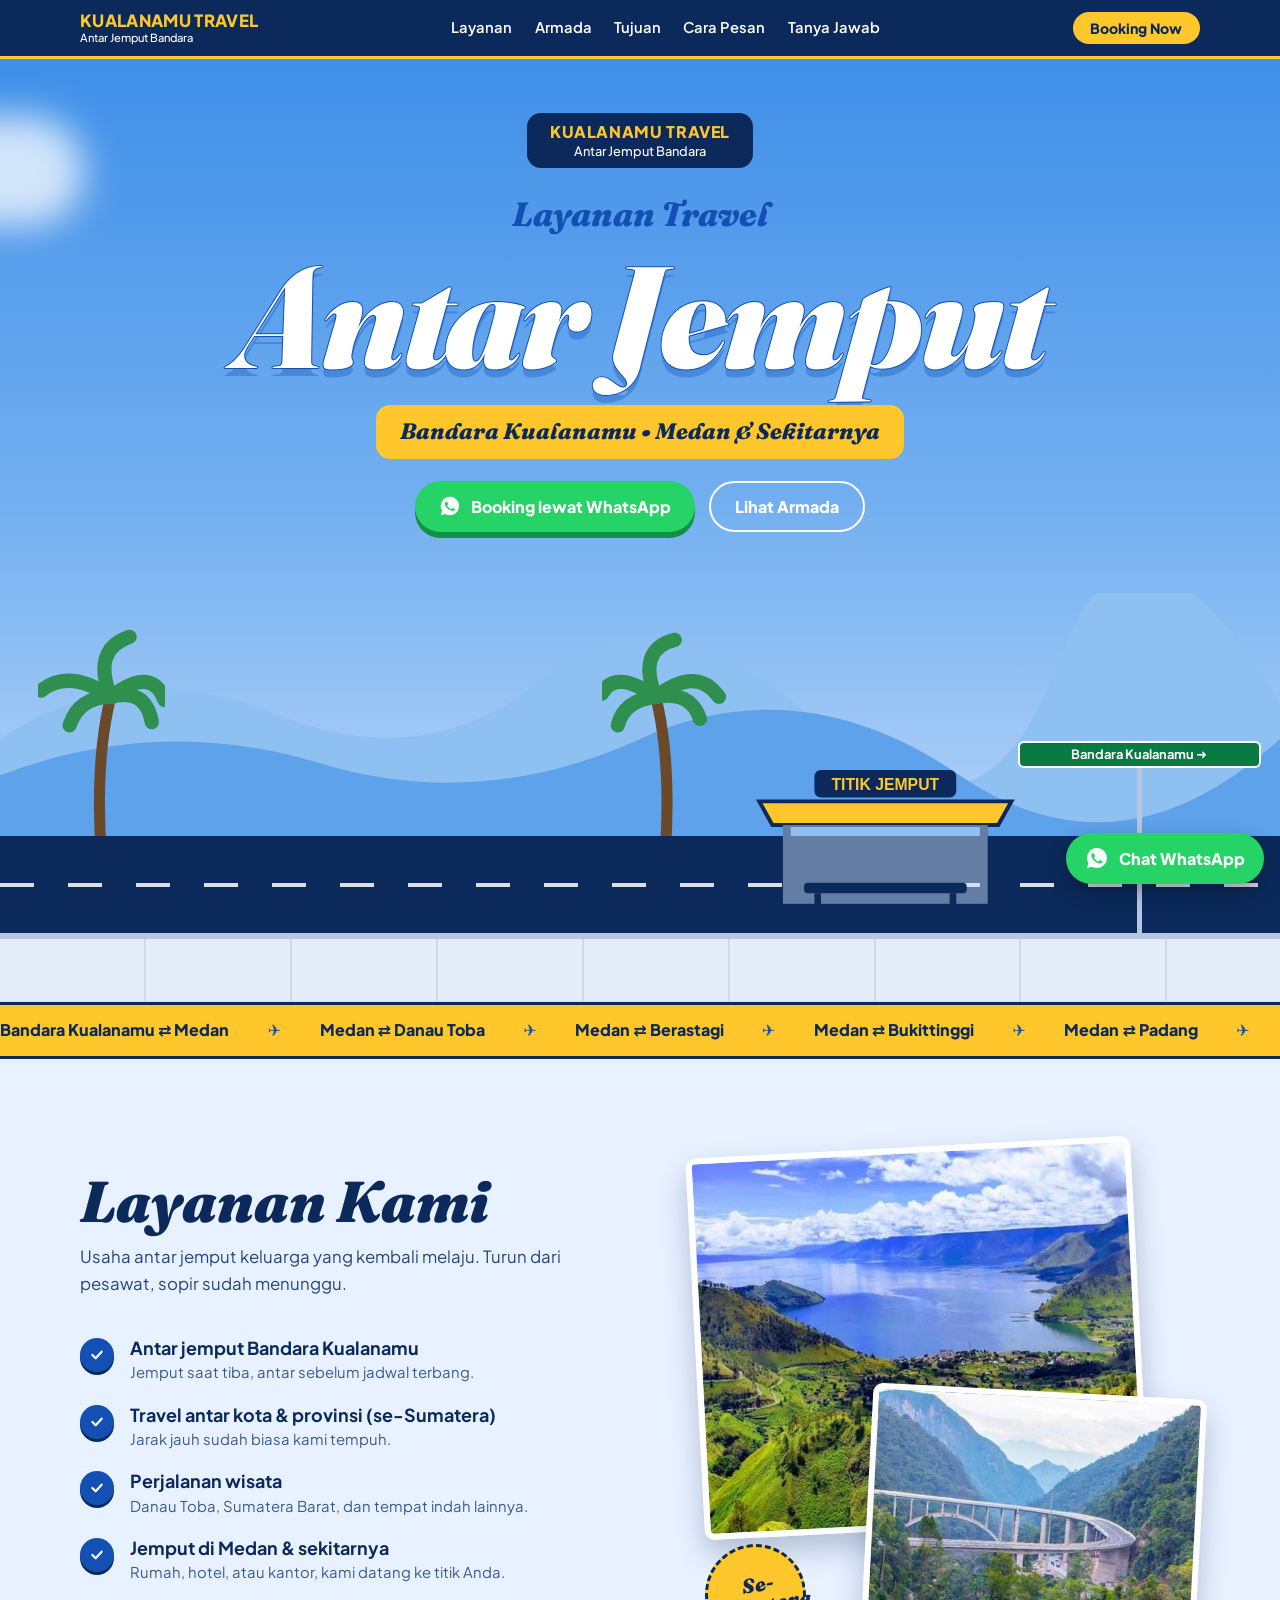
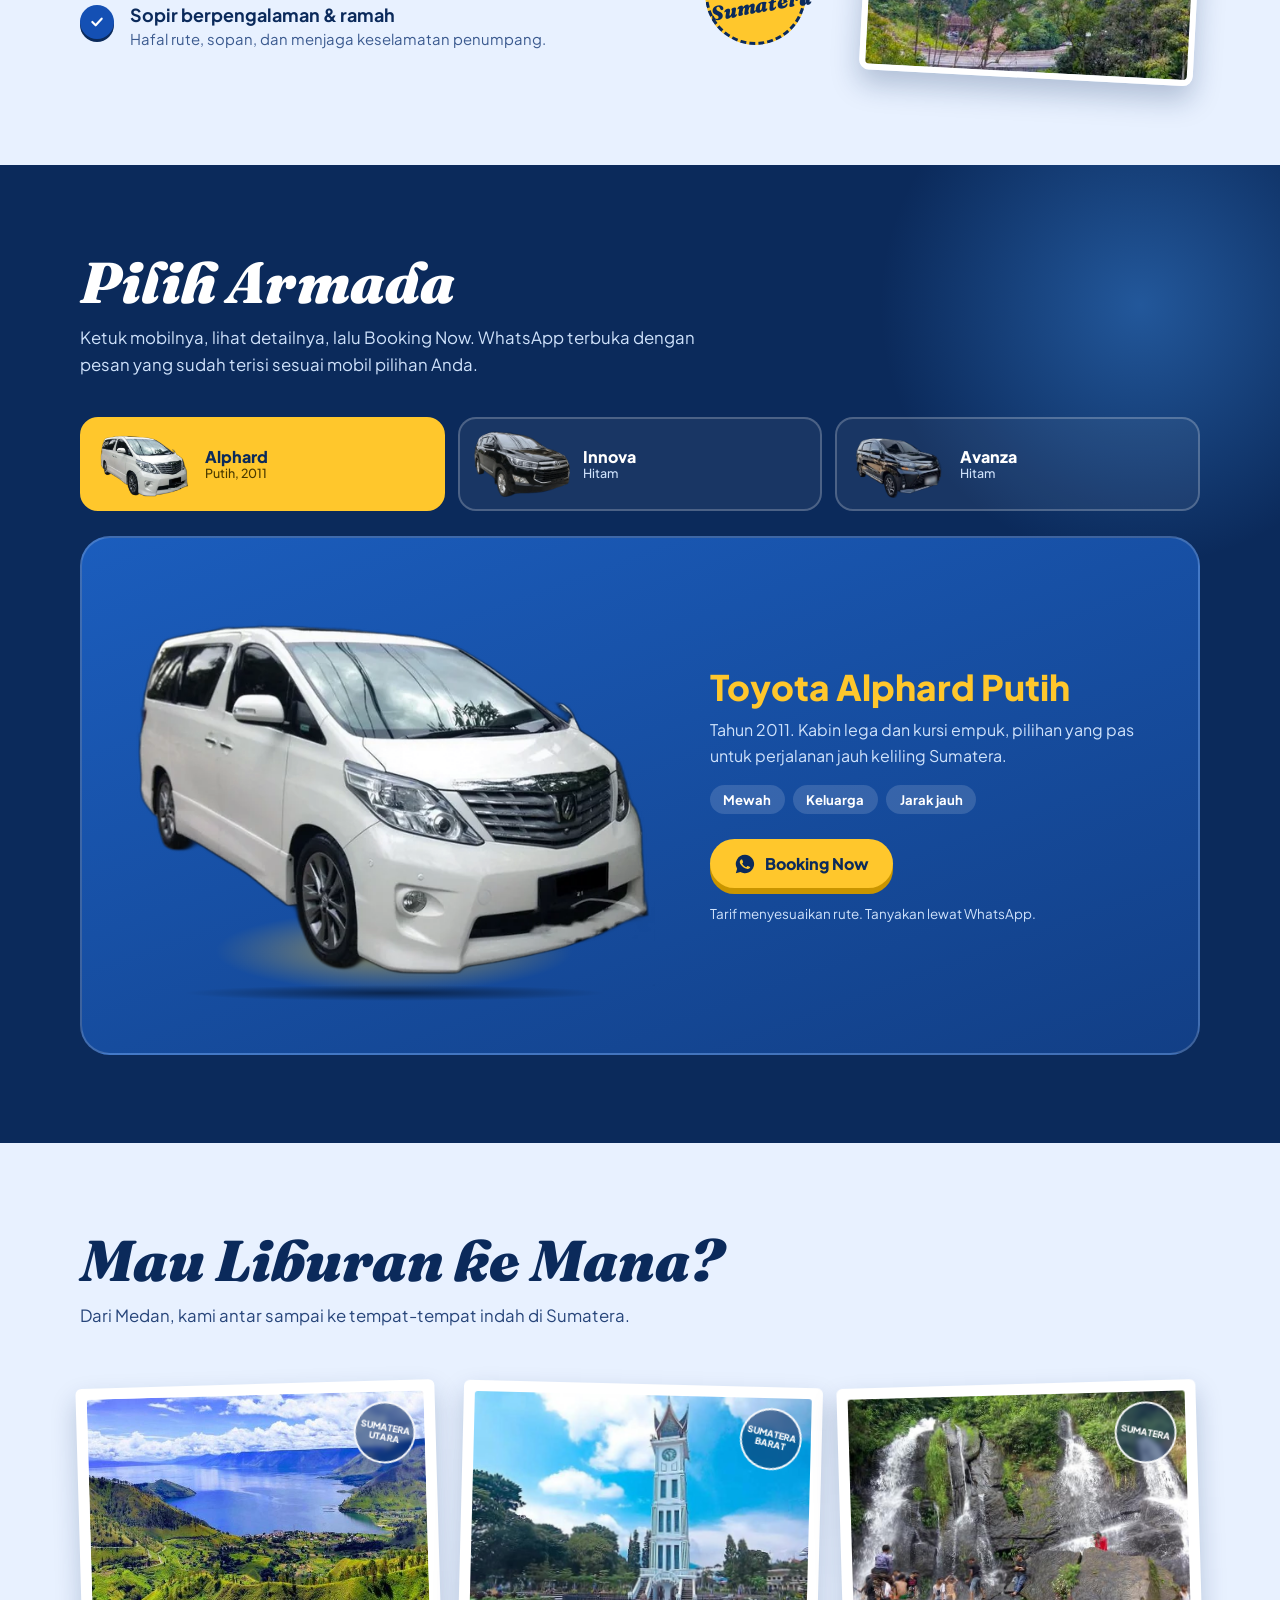
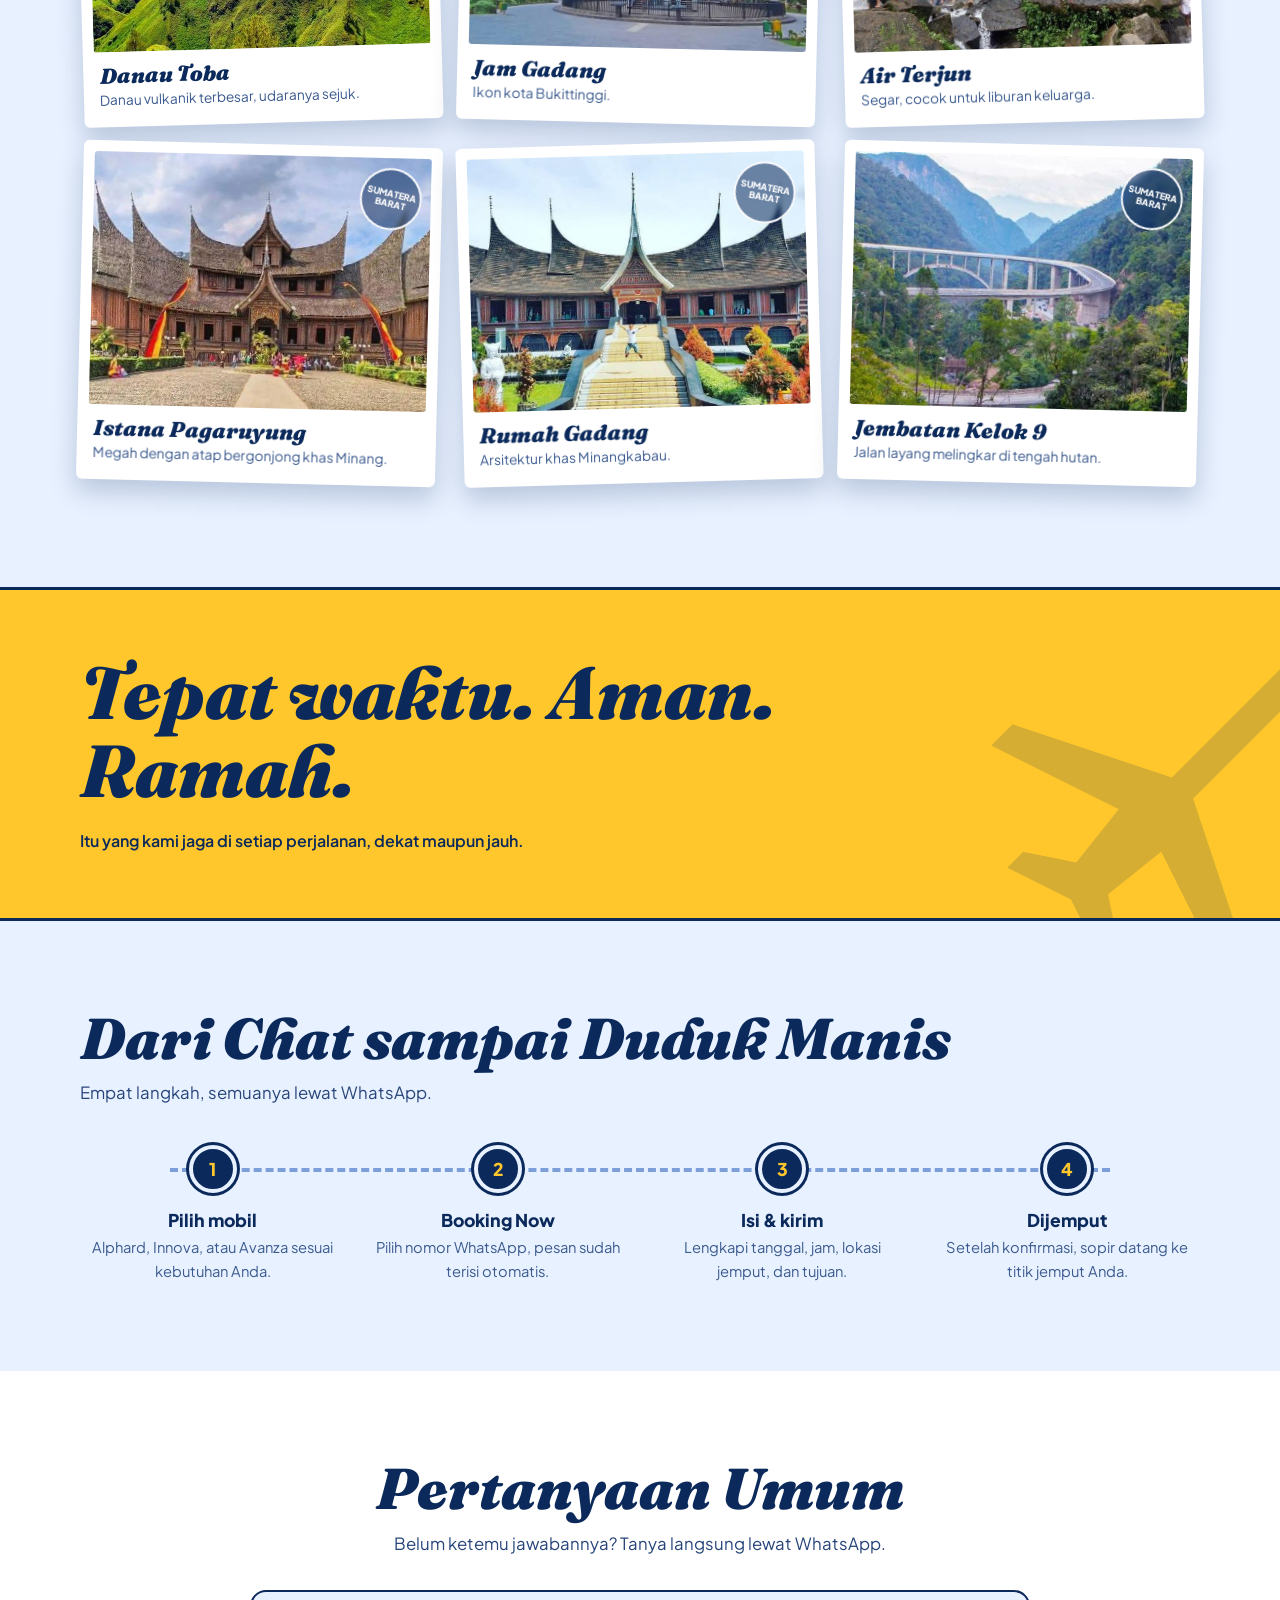
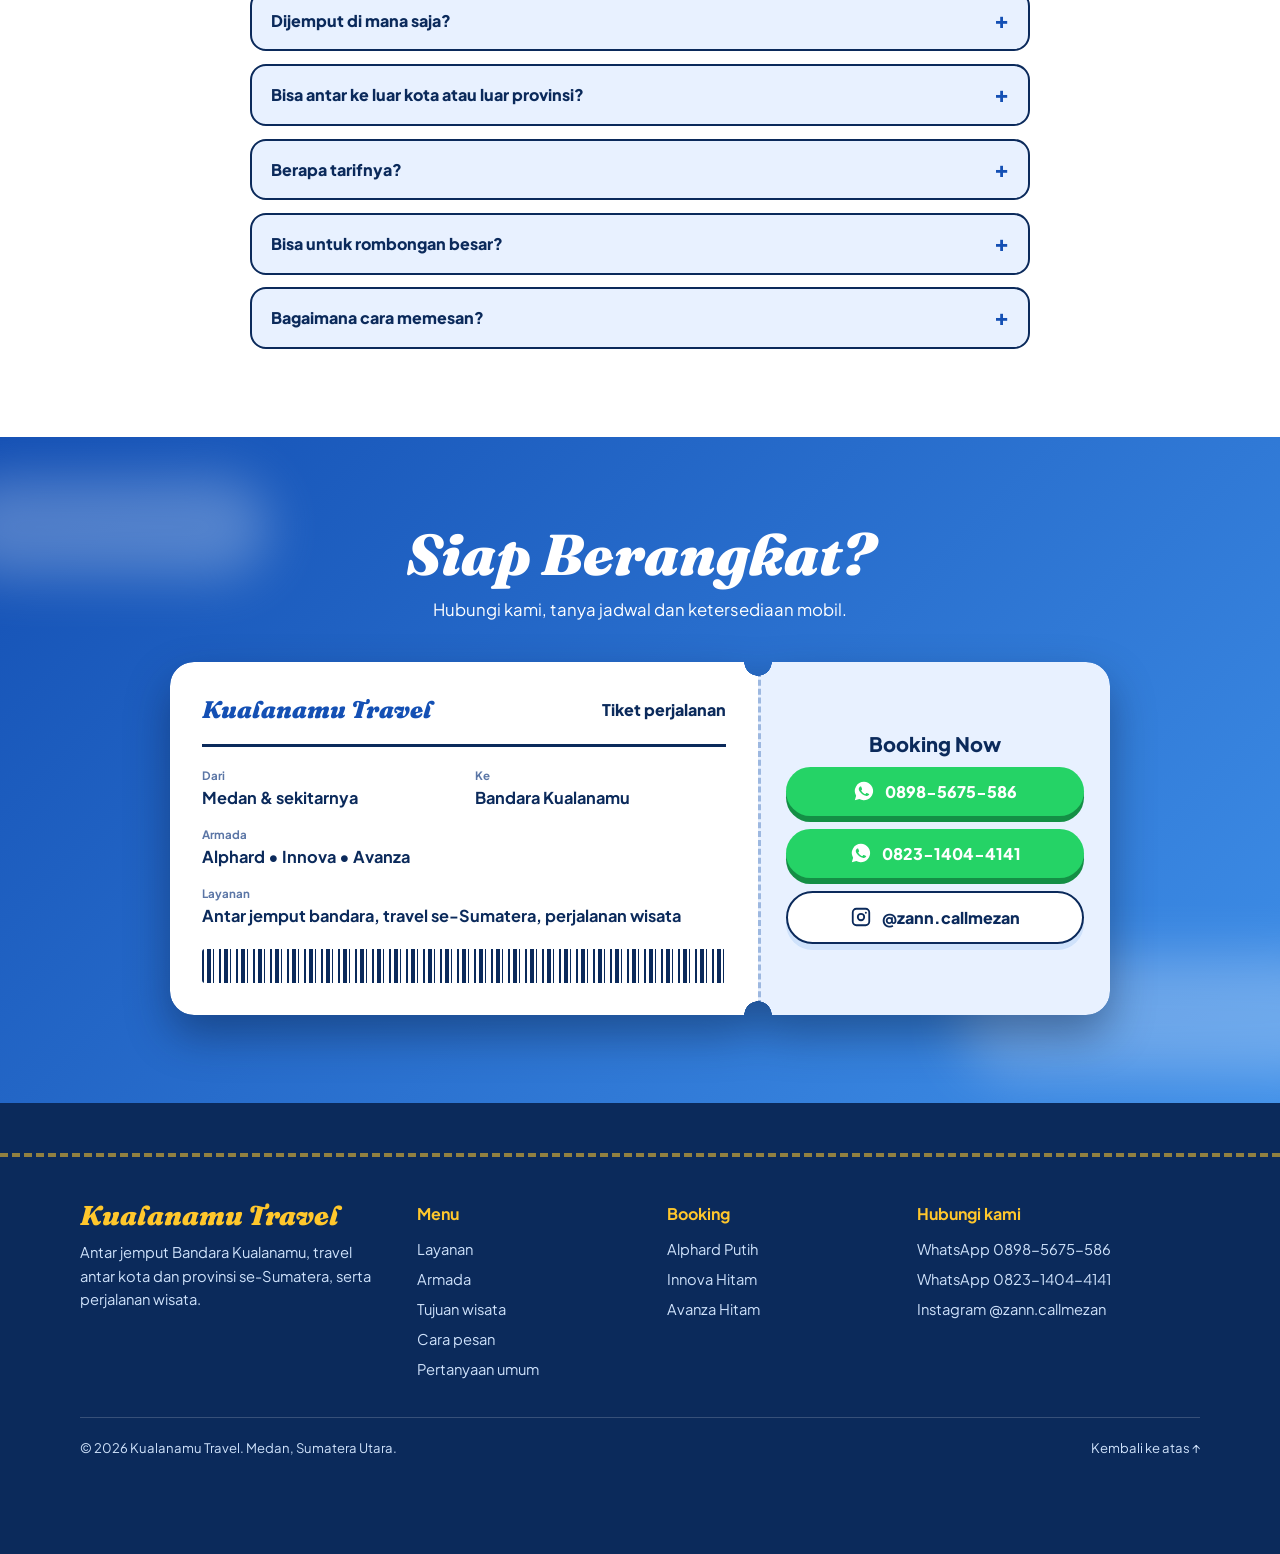
<file: index.html>
<!DOCTYPE html>
<html lang="id">
<head>
<meta charset="UTF-8">
<meta name="viewport" content="width=device-width, initial-scale=1">
<title>Kualanamu Travel – Antar Jemput Bandara &amp; Travel se-Sumatera</title>
<meta name="description" content="Antar jemput Bandara Kualanamu, travel antar kota dan provinsi se-Sumatera, perjalanan wisata. Alphard, Innova, Avanza. Booking lewat WhatsApp.">
<link rel="preconnect" href="https://fonts.googleapis.com">
<link rel="preconnect" href="https://fonts.gstatic.com" crossorigin>
<link href="https://fonts.googleapis.com/css2?family=Fraunces:ital,opsz,wght@1,9..144,800;1,9..144,900&family=Plus+Jakarta+Sans:wght@400;500;700;800&display=swap" rel="stylesheet">
<style>
@property --sw{syntax:'<number>';inherits:true;initial-value:0}
@property --amp{syntax:'<number>';inherits:true;initial-value:0}
:root{
  --navy:#0b2a5b;--blue:#1450b4;--sky:#3f8fe8;--mist:#e8f1ff;--ice:#cfe2fb;--sun:#ffc72c;--wa:#25d366;
  --display:'Fraunces',Georgia,'Times New Roman',serif;
  --body:'Plus Jakarta Sans',system-ui,-apple-system,'Segoe UI',Roboto,sans-serif;
  --i-alphard:url("assets/img/alphard.webp");--i-innova:url("assets/img/innova.webp");--i-avanza:url("assets/img/avanza.webp");--i-side:url("assets/img/side.webp");
  --t-toba:url("assets/img/toba.jpg");--t-gadang:url("assets/img/gadang.jpg");--t-air:url("assets/img/air.jpg");--t-pagaruyung:url("assets/img/pagaruyung.jpg");--t-rumah:url("assets/img/rumah.jpg");--t-kelok:url("assets/img/kelok.jpg");
}
*{box-sizing:border-box;margin:0;padding:0}
html{scroll-behavior:smooth;scroll-padding-top:110px}
body{font-family:var(--body);color:var(--navy);background:var(--mist);line-height:1.6;overflow-x:hidden}
a{color:inherit;text-decoration:none}
:focus-visible{outline:3px solid var(--sun);outline-offset:3px}
.wrap{width:min(1120px,92%);margin-inline:auto}
h1,h2,h3{font-family:var(--display);font-style:italic;font-weight:900;line-height:1.05}
svg{display:block}
.sr{position:absolute;opacity:0;width:1px;height:1px;pointer-events:none}
.btn{display:inline-flex;align-items:center;justify-content:center;gap:.6rem;padding:.85rem 1.5rem;border-radius:999px;font-weight:800;border:0;cursor:pointer;transition:transform .2s,box-shadow .2s;font-family:inherit;font-size:1rem;line-height:1.2;text-align:center}
.btn:hover{transform:translateY(-3px)}
.btn svg{width:22px;height:22px;fill:currentColor;flex:none}
.btn-sun{background:var(--sun);color:var(--navy);box-shadow:0 6px 0 #c99500}.btn-sun:hover{box-shadow:0 9px 0 #c99500}
.btn-wa{background:var(--wa);color:#fff;box-shadow:0 6px 0 #148f45}.btn-wa:hover{box-shadow:0 9px 0 #148f45}
.btn-line{background:transparent;color:#fff;border:2px solid #fff}
.btn-navy{background:var(--navy);color:#fff;box-shadow:0 6px 0 #05152f}

/* NAV */
.nav{position:sticky;top:0;z-index:50;background:var(--navy);color:#fff;border-bottom:3px solid var(--sun)}
.nav .wrap{display:flex;align-items:center;justify-content:space-between;padding:.7rem 0;gap:1rem;flex-wrap:wrap}
.brand{font-weight:800;color:var(--sun);font-size:1.05rem;letter-spacing:.02em;white-space:nowrap;line-height:1.2}
.brand small{display:block;color:#fff;font-weight:500;font-size:.7rem;letter-spacing:0}
.nav ul{display:flex;gap:1.4rem;list-style:none;font-weight:600;font-size:.92rem}
.nav ul a:hover{color:var(--sun)}
.nav .btn{padding:.5rem 1.1rem;box-shadow:none;font-size:.88rem}

/* HERO */
.hero{position:relative;background:linear-gradient(180deg,#3f8fe8 0%,#74b0f0 48%,#cfe2fb 100%);padding:3.4rem 0 0;text-align:center;overflow:hidden}
.cloud{position:absolute;background:#fff;border-radius:999px;filter:blur(18px);opacity:.75;animation:drift linear infinite}
.c1{width:340px;height:110px;top:6%;left:-20%;animation-duration:60s}
.c2{width:260px;height:90px;top:34%;left:-30%;animation-duration:85s;animation-delay:-30s}
.c3{width:420px;height:130px;top:14%;left:-40%;animation-duration:110s;animation-delay:-70s;opacity:.55}
@keyframes drift{to{transform:translateX(190vw)}}
.jet{position:absolute;z-index:1;pointer-events:none;height:auto;filter:drop-shadow(0 14px 14px rgba(11,42,91,.28));animation:jet linear infinite both}
.j1{width:clamp(170px,26vw,360px);left:-400px;top:44%;animation-duration:26s;animation-delay:1s}
.j2{width:clamp(110px,15vw,210px);left:-260px;top:62%;animation-duration:42s;animation-delay:13s;opacity:.92}
@keyframes jet{from{transform:translate(0,0)}to{transform:translate(calc(100vw + 800px),calc((100vw + 800px)*-.46))}}
.hero .wrap{position:relative;z-index:2}
.badge{display:inline-block;background:var(--navy);color:var(--sun);padding:.55rem 1.4rem;border-radius:14px;font-weight:800;letter-spacing:.04em;line-height:1.3}
.badge small{display:block;color:#fff;font-weight:500;letter-spacing:0;font-size:.8rem}
.lead{font-family:var(--display);font-style:italic;font-weight:800;color:var(--blue);font-size:clamp(1.3rem,4vw,2.1rem);margin-top:1.2rem}
.hero h1{color:#fff;font-size:clamp(3.4rem,14vw,9rem);letter-spacing:-.02em;-webkit-text-stroke:2px var(--blue);paint-order:stroke fill;text-shadow:0 8px 0 rgba(20,80,180,.35)}
.pill{display:inline-block;background:var(--sun);color:var(--navy);font-family:var(--display);font-style:italic;font-weight:800;padding:.55rem 1.5rem;border-radius:14px;font-size:clamp(.9rem,2.6vw,1.4rem);margin:.8rem 0 1.4rem}
.cta{display:flex;flex-wrap:wrap;gap:.9rem;justify-content:center}

/* ADEGAN: penumpang menunggu, sopir turun, ngobrol, naik, jalan */
.scene{container-type:inline-size;position:relative;margin-top:.8rem;z-index:2}
.stage{--w:clamp(165px,38cqw,520px);--T:24s;--d:0s;--stop:16%;
  --doorD:calc(var(--stop) + var(--w)*.62);--doorP:calc(var(--stop) + var(--w)*.34);
  --wait:calc(var(--stop) + var(--w)*1.4);--meet:calc(var(--wait) - var(--w)*.32);
  position:relative;height:calc(var(--w)*.94);overflow:hidden}
.hills{position:absolute;left:0;bottom:calc(var(--w)*.34);width:100%;height:calc(var(--w)*.5);z-index:1}
.palm{position:absolute;bottom:calc(var(--w)*.3);width:calc(var(--w)*.26);z-index:2}
.road{position:absolute;left:0;right:0;bottom:calc(var(--w)*.14);height:calc(var(--w)*.2);background:var(--navy);z-index:4}
.road::after{content:"";position:absolute;left:0;right:0;top:48%;height:4px;background:repeating-linear-gradient(90deg,#fff 0 34px,transparent 34px 68px);opacity:.85}
.walk{position:absolute;left:0;right:0;bottom:0;height:calc(var(--w)*.14);background:repeating-linear-gradient(90deg,transparent 0 calc(var(--w)*.3 - 2px),rgba(11,42,91,.1) calc(var(--w)*.3 - 2px) calc(var(--w)*.3)),#e4ecf9;border-top:6px solid #b6c6e2;z-index:8}
.shelter{position:absolute;left:calc(var(--wait) - var(--w)*.27);bottom:calc(var(--w)*.14);width:calc(var(--w)*.54);z-index:6}
.signpost{position:absolute;right:1.5%;bottom:calc(var(--w)*.14);width:calc(var(--w)*.5);z-index:6;text-align:center}
.signpost b{display:block;background:#0a7a43;color:#fff;font-size:clamp(.5rem,calc(var(--w)*.05),.8rem);padding:.3em .5em;border-radius:6px;border:2px solid #fff;line-height:1.2}
.signpost i{display:block;width:5px;height:calc(var(--w)*.34);background:#b6c6e2;margin:0 auto}

.car{position:absolute;bottom:calc(var(--w)*.125);left:calc(var(--w)*-1.2);width:var(--w);z-index:20;animation:car var(--T) var(--d) infinite both}
.carimg{width:100%;aspect-ratio:1/.433;background:var(--i-side) center/contain no-repeat;filter:drop-shadow(0 calc(var(--w)*.03) calc(var(--w)*.02) rgba(0,0,0,.4));animation:rumble .3s ease-in-out infinite alternate}
@keyframes rumble{to{transform:translateY(-1.2px)}}
@keyframes car{
  0%{left:calc(var(--w)*-1.2);animation-timing-function:cubic-bezier(.12,.6,.25,1)}
  22%{left:var(--stop)}
  70%{left:var(--stop);animation-timing-function:cubic-bezier(.6,0,.9,.55)}
  97%,100%{left:calc(100% + var(--w)*.4)}
}
.actor{position:absolute;bottom:calc(var(--w)*.025);width:calc(var(--w)*.21);z-index:40;opacity:0;transform:translateX(-50%);animation:swing .42s ease-in-out infinite alternate}
@keyframes swing{from{--sw:-1}to{--sw:1}}
.fig{width:100%;height:auto;transform-origin:50% 100%}
.lgA,.lgB{transform-box:fill-box;transform-origin:50% 6%}
.lgA{transform:rotate(calc(var(--sw)*var(--amp)*26deg))}
.lgB{transform:rotate(calc(var(--sw)*var(--amp)*-26deg))}
.arm{transform-box:fill-box;transform-origin:50% 6%;animation:wave .9s ease-in-out infinite alternate}
@keyframes wave{from{transform:rotate(0)}to{transform:rotate(-26deg)}}
.drv{left:var(--doorD);animation:swing .42s ease-in-out infinite alternate,drv var(--T) var(--d) infinite both,ampD var(--T) var(--d) infinite both}
.drv .fig{animation:faceD var(--T) var(--d) infinite both}
.pax{left:var(--wait);animation:swing .42s ease-in-out infinite alternate,pax var(--T) var(--d) infinite both,ampP var(--T) var(--d) infinite both}
.pax .fig{transform:scaleX(-1)}
@keyframes drv{
  0%,23.5%{left:var(--doorD);opacity:0;transform:translateX(-50%) scale(.85);animation-timing-function:ease-out}
  25%{left:var(--doorD);opacity:1;transform:translateX(-50%) scale(1);animation-timing-function:ease-in-out}
  37%{left:var(--meet);opacity:1}
  52%{left:var(--meet);opacity:1;animation-timing-function:ease-in-out}
  62%{left:var(--doorD);opacity:1;transform:translateX(-50%) scale(1)}
  65%,100%{left:var(--doorD);opacity:0;transform:translateX(-50%) scale(.85)}
}
@keyframes pax{
  0%{left:var(--wait);opacity:0}
  3%{left:var(--wait);opacity:1}
  52%{left:var(--wait);opacity:1;animation-timing-function:ease-in-out}
  63%{left:var(--doorP);opacity:1;transform:translateX(-50%) scale(1)}
  66%,100%{left:var(--doorP);opacity:0;transform:translateX(-50%) scale(.85)}
}
@keyframes ampD{0%,24.9%{--amp:0}25%,36.9%{--amp:1}37%,51.9%{--amp:0}52%,61.9%{--amp:1}62%,100%{--amp:0}}
@keyframes ampP{0%,51.9%{--amp:0}52%,62.9%{--amp:1}63%,100%{--amp:0}}
@keyframes faceD{0%,51.9%{transform:scaleX(1)}52%,100%{transform:scaleX(-1)}}
.bub{position:absolute;bottom:calc(100% + 4px);left:50%;transform:translateX(-50%);width:max-content;max-width:calc(var(--w)*1.1);background:#fff;color:var(--navy);font-size:clamp(.62rem,calc(var(--w)*.06),.9rem);font-weight:700;line-height:1.25;padding:.45em .8em;border-radius:12px;box-shadow:0 4px 10px rgba(11,42,91,.3);text-align:center;opacity:0}
.bub::after{content:"";position:absolute;top:100%;left:50%;margin-left:-6px;border:6px solid transparent;border-top-color:#fff}
.bd{background:var(--sun);animation:bd var(--T) var(--d) infinite both}.bd::after{border-top-color:var(--sun)}
.bp{animation:bp var(--T) var(--d) infinite both}
@keyframes bd{0%,38%{opacity:0}40%,45%{opacity:1}47%,100%{opacity:0}}
@keyframes bp{0%,46%{opacity:0}48%,52%{opacity:1}54%,100%{opacity:0}}
.actor .bub{left:auto;right:-30%;transform:none}

@container (max-width:520px){.signpost{display:none}}

/* PITA RUTE */
.marq{background:var(--sun);color:var(--navy);overflow:hidden;white-space:nowrap;border-block:3px solid var(--navy);font-weight:800}
.track{display:inline-flex;padding:.8rem 0;animation:mq 40s linear infinite}
.track span{padding-right:2.4rem}.track span::after{content:"✈";margin-left:2.4rem;color:var(--blue)}
@keyframes mq{to{transform:translateX(-50%)}}

/* UMUM */
section{padding:5.5rem 0}
.title{font-size:clamp(2.1rem,6vw,3.6rem);color:var(--navy);margin-bottom:.7rem}
.sub{max-width:54ch;margin-bottom:2.4rem;color:#27457a;font-size:1.05rem}

/* LAYANAN */
.svc{display:grid;grid-template-columns:1.05fr .95fr;gap:3.5rem;align-items:center}
.checks{list-style:none;display:grid;gap:1.1rem;margin-top:1.8rem}
.checks li{display:flex;gap:1rem;align-items:flex-start}
.checks .ok{flex:none;width:34px;height:34px;border-radius:50%;background:var(--blue);display:grid;place-items:center;margin-top:2px;box-shadow:0 3px 0 var(--navy)}
.checks .ok svg{width:16px;height:16px;fill:none;stroke:#fff;stroke-width:3.2;stroke-linecap:round;stroke-linejoin:round}
.checks b{display:block;font-size:1.12rem;line-height:1.3}
.checks span{font-size:.93rem;color:#3b5a8f}
.collage{position:relative;aspect-ratio:1/1.05}
.ph{position:absolute;background:center/cover no-repeat;border:6px solid #fff;border-radius:10px;box-shadow:0 14px 28px rgba(11,42,91,.25)}
.ph1{inset:0 12% 28% 0;background-image:var(--t-toba);transform:rotate(-3deg)}
.ph2{inset:46% 0 0 34%;background-image:var(--t-kelok);transform:rotate(3deg)}
.stamp{position:absolute;left:2%;bottom:6%;width:clamp(96px,20%,130px);aspect-ratio:1;border-radius:50%;background:var(--sun);color:var(--navy);display:grid;place-items:center;text-align:center;font-family:var(--display);font-style:italic;font-weight:900;line-height:1.05;font-size:clamp(.95rem,2.4vw,1.25rem);border:3px dashed var(--navy);transform:rotate(-10deg);z-index:3}

/* ARMADA (pilih lewat tab, tanpa JavaScript) */
.fleet{background:var(--navy);color:#fff;position:relative;overflow:hidden}
.fleet::before{content:"";position:absolute;width:520px;height:520px;border-radius:50%;background:radial-gradient(closest-side,rgba(63,143,232,.45),transparent);right:-120px;top:-120px}
.fleet .wrap{position:relative}
.fleet .title{color:#fff}.fleet .sub{color:var(--ice)}
.tabs{display:grid;grid-template-columns:repeat(3,1fr);gap:.8rem;margin-bottom:1.6rem}
.tabs label{cursor:pointer;display:flex;align-items:center;gap:.8rem;padding:.7rem .9rem;border-radius:18px;border:2px solid rgba(255,255,255,.22);background:rgba(255,255,255,.06);font-weight:800;line-height:1.2;transition:background .2s,border-color .2s,transform .2s;min-width:0}
.tabs label:hover{transform:translateY(-3px)}
.tabs .th{flex:none;width:clamp(54px,9vw,96px);aspect-ratio:1/.7;background:center/contain no-repeat}
.tabs small{display:block;font-weight:500;color:var(--ice);font-size:.78rem}
.th.a{background-image:var(--i-alphard)}.th.i{background-image:var(--i-innova)}.th.v{background-image:var(--i-avanza)}
#c-a:checked ~ .tabs label[for=c-a],#c-i:checked ~ .tabs label[for=c-i],#c-v:checked ~ .tabs label[for=c-v]{background:var(--sun);color:var(--navy);border-color:var(--sun)}
#c-a:checked ~ .tabs label[for=c-a] small,#c-i:checked ~ .tabs label[for=c-i] small,#c-v:checked ~ .tabs label[for=c-v] small{color:#4a3a00}
#c-a:focus-visible ~ .tabs label[for=c-a],#c-i:focus-visible ~ .tabs label[for=c-i],#c-v:focus-visible ~ .tabs label[for=c-v]{outline:3px solid #fff;outline-offset:3px}
.panel{display:none;grid-template-columns:1.1fr .9fr;gap:2.4rem;align-items:center;background:linear-gradient(160deg,#1b5dbd,#123f86);border-radius:30px;padding:2.2rem;border:2px solid rgba(255,255,255,.18);animation:pin .45s ease}
@keyframes pin{from{opacity:0;transform:translateY(14px)}}
#c-a:checked ~ .panels .pa,#c-i:checked ~ .panels .pi,#c-v:checked ~ .panels .pv{display:grid}
.stagecar{position:relative;padding:1rem 1rem 2rem}
.stagecar::before{content:"";position:absolute;left:4%;right:4%;bottom:.6rem;height:26%;border-radius:50%;background:radial-gradient(closest-side,rgba(255,199,44,.55),rgba(255,199,44,0) 70%)}
.stagecar::after{content:"";position:absolute;left:12%;right:12%;bottom:1.1rem;height:16px;border-radius:50%;background:radial-gradient(closest-side,rgba(0,0,0,.5),transparent)}
.stagecar .pic{position:relative;z-index:1;width:100%;background:center/contain no-repeat;animation:float 5s ease-in-out infinite alternate}
@keyframes float{to{transform:translateY(-6px)}}
.pa .pic{background-image:var(--i-alphard);aspect-ratio:1/.76}.pi .pic{background-image:var(--i-innova);aspect-ratio:1/.685}.pv .pic{background-image:var(--i-avanza);aspect-ratio:1/.766}
.panel h3{font-family:var(--body);font-style:normal;font-weight:800;font-size:clamp(1.5rem,3.4vw,2.2rem);color:var(--sun);line-height:1.15;margin-bottom:.6rem}
.panel p{color:var(--ice);margin-bottom:1rem}
.panel ul{list-style:none;display:flex;flex-wrap:wrap;gap:.5rem;margin-bottom:1.6rem}
.panel li{background:rgba(255,255,255,.14);padding:.25rem .85rem;border-radius:999px;font-size:.82rem;font-weight:700}
.panel .note{font-size:.84rem;color:var(--ice);margin:.9rem 0 0}

/* TUJUAN */
.pcs{display:flex;gap:1.3rem;overflow-x:auto;scroll-snap-type:x mandatory;padding:1rem .4rem 1.8rem;margin-inline:-.4rem;-webkit-overflow-scrolling:touch}
.pc{flex:0 0 min(78vw,340px);scroll-snap-align:center;background:#fff;padding:.7rem .7rem 1rem;border-radius:6px;box-shadow:0 12px 26px rgba(11,42,91,.22);position:relative;transition:transform .3s}
.pc:nth-child(odd){transform:rotate(-1.6deg)}.pc:nth-child(even){transform:rotate(1.4deg)}
.pc:hover{transform:rotate(0) translateY(-6px)}
.pc .im{aspect-ratio:4/3;background-position:center;background-size:cover;background-repeat:no-repeat;border-radius:3px}
.pc h3{font-size:1.35rem;margin:.8rem .3rem .1rem;color:var(--navy)}
.pc p{margin:0 .3rem;font-size:.86rem;color:#3b5a8f}
.pm{position:absolute;top:1.3rem;right:1.3rem;width:62px;height:62px;border-radius:50%;border:2px solid rgba(255,255,255,.95);color:#fff;font-size:.56rem;font-weight:800;display:grid;place-items:center;text-align:center;line-height:1.15;background:rgba(11,42,91,.55);transform:rotate(12deg);backdrop-filter:blur(2px)}
.hint{font-size:.85rem;color:#3b5a8f;margin-top:-.6rem}
@media(min-width:1000px){.pcs{display:grid;grid-template-columns:repeat(3,1fr);overflow:visible;padding-bottom:1rem}.pc{flex:none}.hint{display:none}}
.t-toba{background-image:var(--t-toba)}.t-gadang{background-image:var(--t-gadang)}.t-air{background-image:var(--t-air)}.t-pagaruyung{background-image:var(--t-pagaruyung)}.t-rumah{background-image:var(--t-rumah)}.t-kelok{background-image:var(--t-kelok)}

/* JANJI */
.promise{background:var(--sun);padding:4rem 0;border-block:3px solid var(--navy);position:relative;overflow:hidden}
.promise p.big{font-family:var(--display);font-style:italic;font-weight:900;font-size:clamp(2rem,7vw,4.6rem);line-height:1.05;color:var(--navy);max-width:16ch}
.promise p.small{margin-top:1.2rem;max-width:46ch;font-weight:600}
.promise svg{position:absolute;right:-30px;bottom:-40px;width:min(340px,50vw);opacity:.16;fill:var(--navy)}

/* ALUR */
.route{display:grid;grid-template-columns:repeat(4,1fr);gap:1.2rem;position:relative}
.route::before{content:"";position:absolute;left:8%;right:8%;top:23px;border-top:4px dashed var(--blue);opacity:.5}
.stop{position:relative;text-align:center;padding:0 .4rem}
.stop .n{position:relative;width:48px;height:48px;border-radius:50%;background:var(--navy);color:var(--sun);font-weight:800;display:grid;place-items:center;margin:0 auto 1rem;border:4px solid var(--mist);box-shadow:0 0 0 3px var(--navy);font-size:1.1rem}
.stop h3{font-family:var(--body);font-style:normal;font-weight:800;font-size:1.1rem;margin-bottom:.3rem;line-height:1.25}
.stop p{font-size:.92rem;color:#3b5a8f}

/* FAQ */
.faqs{background:#fff}
.faq{max-width:780px;margin:2rem auto 0;display:grid;gap:.8rem}
.faq details{background:var(--mist);border-radius:16px;border:2px solid var(--navy);padding:0 1.2rem}
.faq summary{cursor:pointer;font-weight:800;padding:1rem 0;list-style:none;display:flex;justify-content:space-between;gap:1rem}
.faq summary::-webkit-details-marker{display:none}
.faq summary::after{content:"+";font-size:1.4rem;line-height:1;color:var(--blue);transition:transform .25s}
.faq details[open] summary::after{transform:rotate(45deg)}
.faq details[open]{background:#fff8dc}
.faq p{padding-bottom:1rem;font-size:.95rem}

/* KONTAK: boarding pass */
.contact{background:linear-gradient(135deg,var(--blue),var(--sky));color:#fff;position:relative;overflow:hidden}
.contact::before,.contact::after{content:"";position:absolute;background:#fff;border-radius:999px;filter:blur(26px);opacity:.25}
.contact::before{width:320px;height:100px;top:6%;left:-4%}.contact::after{width:400px;height:120px;bottom:4%;right:-6%}
.contact .wrap{position:relative;z-index:1}
.contact .title{color:#fff;text-align:center}.contact .sub{color:#fff;text-align:center;margin-inline:auto}
.pass{display:grid;grid-template-columns:1.25fr .75fr;max-width:940px;margin:0 auto;color:var(--navy);filter:drop-shadow(0 20px 22px rgba(5,21,47,.4))}
.pass-main{background:#fff;border-radius:24px 0 0 24px;padding:1.8rem 2rem 2rem;-webkit-mask:radial-gradient(circle 14px at 100% 0,#0000 97%,#000),radial-gradient(circle 14px at 100% 100%,#0000 97%,#000);-webkit-mask-composite:source-in;mask:radial-gradient(circle 14px at 100% 0,#0000 97%,#000),radial-gradient(circle 14px at 100% 100%,#0000 97%,#000);mask-composite:intersect}
.pass-top{display:flex;justify-content:space-between;align-items:center;gap:1rem;border-bottom:3px solid var(--navy);padding-bottom:.9rem;margin-bottom:1.3rem;font-weight:800}
.pass-top b{font-family:var(--display);font-style:italic;font-weight:900;font-size:1.5rem;color:var(--blue)}
.fields{display:grid;grid-template-columns:1fr 1fr;gap:1.1rem 1.4rem}
.fields div{min-width:0}
.fields small{display:block;font-size:.72rem;color:#5b76a6;font-weight:700;margin-bottom:.1rem}
.fields strong{font-size:1.02rem;line-height:1.3;display:block}
.fields .full{grid-column:1/-1}
.bars{margin-top:1.4rem;height:34px;background:repeating-linear-gradient(90deg,var(--navy) 0 2px,#fff 2px 5px,var(--navy) 5px 9px,#fff 9px 11px,var(--navy) 11px 12px,#fff 12px 17px);border-radius:3px}
.stub{background:var(--mist);border-radius:0 24px 24px 0;border-left:3px dashed #9db8e0;padding:1.8rem 1.6rem;display:grid;gap:.8rem;align-content:center;-webkit-mask:radial-gradient(circle 14px at 0 0,#0000 97%,#000),radial-gradient(circle 14px at 0 100%,#0000 97%,#000);-webkit-mask-composite:source-in;mask:radial-gradient(circle 14px at 0 0,#0000 97%,#000),radial-gradient(circle 14px at 0 100%,#0000 97%,#000);mask-composite:intersect}
.stub h3{font-family:var(--body);font-style:normal;font-size:1.25rem;font-weight:800;text-align:center}
.ig{background:#fff;color:var(--navy);box-shadow:0 6px 0 var(--ice);border:2px solid var(--navy)}

/* FOOTER */
footer{background:var(--navy);color:var(--ice);padding:0 0 6rem;font-size:.92rem;position:relative;overflow:hidden}
.fr{height:54px;position:relative;border-bottom:4px dashed rgba(255,199,44,.55);margin-bottom:2.8rem}
.fr i{position:absolute;bottom:-4px;left:-140px;width:120px;aspect-ratio:1/.433;background:var(--i-side) center/contain no-repeat;animation:fdrive 16s linear infinite}
@keyframes fdrive{to{transform:translateX(calc(100vw + 280px))}}
.fgrid{display:grid;grid-template-columns:1.4fr 1fr 1fr 1.3fr;gap:2rem}
footer h4{color:var(--sun);margin-bottom:.7rem;font-size:1rem}
footer ul{list-style:none;display:grid;gap:.4rem}
footer a:hover{color:var(--sun)}
.fb{font-family:var(--display);font-style:italic;font-weight:900;color:var(--sun);font-size:1.7rem;line-height:1.05;margin-bottom:.7rem}
.copy{margin-top:2.2rem;padding-top:1.2rem;border-top:1px solid rgba(255,255,255,.18);display:flex;flex-wrap:wrap;justify-content:space-between;gap:.6rem;font-size:.82rem}

/* WA mengambang */
.fab{position:fixed;right:16px;bottom:16px;z-index:60;background:var(--wa);color:#fff;border-radius:999px;padding:.8rem 1.2rem;display:flex;gap:.6rem;align-items:center;font-weight:800;box-shadow:0 8px 20px rgba(0,0,0,.3);animation:pulse 2.2s infinite}
.fab svg{width:24px;height:24px;fill:currentColor;flex:none}
@keyframes pulse{0%{box-shadow:0 0 0 0 rgba(37,211,102,.7),0 8px 20px rgba(0,0,0,.3)}70%{box-shadow:0 0 0 18px rgba(37,211,102,0),0 8px 20px rgba(0,0,0,.3)}100%{box-shadow:0 0 0 0 rgba(37,211,102,0),0 8px 20px rgba(0,0,0,.3)}}

/* POPUP PILIH NOMOR (:target, tanpa JavaScript) */
.modal{position:fixed;inset:0;z-index:100;display:grid;place-items:center;padding:1rem;background:rgba(11,42,91,.78);opacity:0;visibility:hidden;transition:opacity .25s,visibility .25s}
.modal:target{opacity:1;visibility:visible}
.modal .back{position:absolute;inset:0}
.box{position:relative;background:#fff;border-radius:26px;width:min(480px,100%);max-height:92vh;overflow:auto;padding:1.6rem;border:4px solid var(--sun);transform:translateY(24px) scale(.96);transition:transform .3s}
.modal:target .box{transform:none}
.x{position:absolute;top:.7rem;right:.9rem;width:36px;height:36px;border-radius:50%;background:var(--navy);color:#fff;display:grid;place-items:center;font-size:1.2rem;font-weight:800;z-index:2}
.mpic{background:linear-gradient(180deg,#2466c7,#103a80);border-radius:18px;padding:1rem 1.4rem;margin-bottom:1rem}
.mpic .im{width:min(100%,210px);margin-inline:auto;background:center/contain no-repeat}
.box h3{font-family:var(--body);font-style:normal;font-size:1.3rem;font-weight:800;margin-bottom:.2rem}
.box p{font-size:.92rem;color:#27457a;margin-bottom:.8rem}
.box pre{white-space:pre-wrap;font-family:var(--body);font-size:.8rem;background:var(--mist);border-radius:12px;padding:.8rem;margin-bottom:1rem;color:var(--navy);border:1px dashed var(--sky)}
.box .btn{width:100%;margin-bottom:.8rem;padding:.8rem 1rem;white-space:nowrap}
#tutup{position:fixed;top:0;left:0;width:1px;height:1px}

/* RESPONSIF */
@media(max-width:900px){
  .svc{grid-template-columns:1fr;gap:2.4rem}
  .collage{max-width:460px;margin-inline:auto;width:100%}
  .panel{grid-template-columns:1fr;padding:1.4rem;gap:1.2rem}
  .route{grid-template-columns:1fr;gap:1.6rem;padding-left:0}
  .route::before{left:23px;right:auto;top:20px;bottom:20px;border-top:0;border-left:4px dashed var(--blue)}
  .stop{display:grid;grid-template-columns:48px 1fr;gap:0 1rem;text-align:left;padding:0}
  .stop .n{margin:0;grid-row:span 2}
  .fgrid{grid-template-columns:1fr 1fr}
  .pass{grid-template-columns:1fr}
  .pass-main{border-radius:24px 24px 0 0;-webkit-mask:radial-gradient(circle 14px at 0 100%,#0000 97%,#000),radial-gradient(circle 14px at 100% 100%,#0000 97%,#000);-webkit-mask-composite:source-in;mask:radial-gradient(circle 14px at 0 100%,#0000 97%,#000),radial-gradient(circle 14px at 100% 100%,#0000 97%,#000);mask-composite:intersect}
  .stub{border-left:0;border-top:3px dashed #9db8e0;border-radius:0 0 24px 24px;-webkit-mask:radial-gradient(circle 14px at 0 0,#0000 97%,#000),radial-gradient(circle 14px at 100% 0,#0000 97%,#000);-webkit-mask-composite:source-in;mask:radial-gradient(circle 14px at 0 0,#0000 97%,#000),radial-gradient(circle 14px at 100% 0,#0000 97%,#000);mask-composite:intersect}
}
@media(max-width:760px){
  .nav ul{order:3;width:100%;overflow-x:auto;gap:1.1rem;padding-bottom:.2rem;white-space:nowrap;-webkit-overflow-scrolling:touch}
  section{padding:3.8rem 0}
  .hero h1{-webkit-text-stroke:1.5px var(--blue)}
  .fab span{display:none}.fab{padding:.9rem}
  .tabs{gap:.5rem}.tabs label{flex-direction:column;text-align:center;padding:.6rem .4rem;gap:.3rem}
  .tabs small{display:none}
  .fields{grid-template-columns:1fr 1fr;gap:.9rem}
  .pass-main{padding:1.4rem}
}
@media(max-width:520px){.fgrid{grid-template-columns:1fr}}
@media(prefers-reduced-motion:reduce){
  *{animation:none!important;transition:none!important}
  .car{left:var(--stop)}
  .actor{display:none}
  .pax{display:block;opacity:1;left:var(--wait)}
}
</style>
</head>
<body>
<i id="tutup"></i>

<header class="nav">
  <div class="wrap">
    <a href="#atas" class="brand">KUALANAMU TRAVEL<small>Antar Jemput Bandara</small></a>
    <ul>
      <li><a href="#layanan">Layanan</a></li>
      <li><a href="#armada">Armada</a></li>
      <li><a href="#wisata">Tujuan</a></li>
      <li><a href="#pesan">Cara Pesan</a></li>
      <li><a href="#faq">Tanya Jawab</a></li>
    </ul>
    <a class="btn btn-sun" href="#pesan-umum">Booking Now</a>
  </div>
</header>

<main id="atas">
<!-- HERO -->
<div class="hero">
  <span class="cloud c1"></span><span class="cloud c2"></span><span class="cloud c3"></span>
  <img class="jet j1" src="assets/img/plane1.webp" alt="" width="720" height="222">
  <img class="jet j2" src="assets/img/plane2.webp" alt="" width="720" height="220">
  <div class="wrap">
    <div class="badge">KUALANAMU TRAVEL<small>Antar Jemput Bandara</small></div>
    <p class="lead">Layanan Travel</p>
    <h1>Antar Jemput</h1>
    <p class="pill">Bandara Kualanamu • Medan &amp; Sekitarnya</p>
    <div class="cta">
      <a class="btn btn-wa" href="#pesan-umum"><svg><use href="#i-wa"/></svg>Booking lewat WhatsApp</a>
      <a class="btn btn-line" href="#armada">Lihat Armada</a>
    </div>
  </div>

  <div class="scene" role="img" aria-label="Animasi: sopir Alphard turun menjemput penumpang di halte, lalu berangkat ke bandara">
    <div class="stage">
      <svg class="hills" viewBox="0 0 1200 200" preserveAspectRatio="none" aria-hidden="true"><path d="M0 200V120q120-70 260-20t250-30 260 40 220-50 210 30v110z" fill="#8fc0f2"/><path d="M0 200V150q150-50 300-10t300-20 300 30 300-30v80z" fill="#5da2ea"/></svg>
      <svg class="palm" style="left:3%" viewBox="0 0 80 160" aria-hidden="true"><path d="M40 160q-4-60 6-100" stroke="#6b4a2b" stroke-width="7" fill="none" stroke-linecap="round"/><g stroke="#2f8f4e" stroke-width="9" fill="none" stroke-linecap="round"><path d="M46 60q-26-18-44-4"/><path d="M46 60q-12-30 12-38"/><path d="M46 60q26-20 34 2"/><path d="M46 60q22-6 26 16"/><path d="M46 60q-20 0-26 18"/></g></svg>
      <svg class="palm" style="left:47%" viewBox="0 0 80 160" aria-hidden="true"><path d="M40 160q4-60-6-100" stroke="#6b4a2b" stroke-width="7" fill="none" stroke-linecap="round"/><g stroke="#2f8f4e" stroke-width="9" fill="none" stroke-linecap="round"><path d="M34 60q-26-18-34-2"/><path d="M34 60q-12-30 12-36"/><path d="M34 60q26-20 40 0"/><path d="M34 60q22-4 28 14"/><path d="M34 60q-20 2-24 18"/></g></svg>
      <svg class="shelter" viewBox="0 0 200 130" aria-hidden="true"><path d="M4 30h192l-10 18H14z" fill="#ffc72c" stroke="#0b2a5b" stroke-width="3"/><rect x="22" y="48" width="6" height="78" fill="#0b2a5b"/><rect x="172" y="48" width="6" height="78" fill="#0b2a5b"/><rect x="22" y="48" width="156" height="60" fill="#cfe2fb" opacity=".45"/><rect x="38" y="92" width="124" height="8" rx="3" fill="#0b2a5b"/><rect x="46" y="100" width="5" height="26" fill="#0b2a5b"/><rect x="149" y="100" width="5" height="26" fill="#0b2a5b"/><rect x="46" y="6" width="108" height="21" rx="5" fill="#0b2a5b"/><text x="100" y="21" text-anchor="middle" font-size="12" font-weight="800" fill="#ffc72c" font-family="sans-serif">TITIK JEMPUT</text></svg>
      <div class="signpost" aria-hidden="true"><b>Bandara Kualanamu ➜</b><i></i></div>
      <div class="road"></div>
      <div class="car"><div class="carimg"></div></div>

      <!-- Sopir: turun dari mobil, menemui penumpang, lalu kembali ke mobil -->
      <div class="actor drv">
        <p class="bub bd">Selamat siang, Pak! Ke Kualanamu ya?</p>
        <svg class="fig" viewBox="0 0 80 130" aria-hidden="true">
          <ellipse cx="40" cy="126" rx="26" ry="4" fill="#000" opacity=".2"/>
          <g class="lgA"><rect x="29" y="84" width="11" height="38" rx="5" fill="#1a1f2e"/><ellipse cx="33" cy="123" rx="9" ry="4" fill="#0a0a0a"/></g>
          <g class="lgB"><rect x="42" y="84" width="11" height="38" rx="5" fill="#1a1f2e"/><ellipse cx="48" cy="123" rx="9" ry="4" fill="#0a0a0a"/></g>
          <rect x="24" y="40" width="34" height="48" rx="12" fill="#0b2a5b"/><path d="M33 40l8 12 8-12z" fill="#ffc72c"/>
          <rect x="15" y="44" width="10" height="34" rx="5" fill="#0b2a5b"/><circle cx="20" cy="79" r="5" fill="#d9a066"/>
          <rect x="57" y="44" width="10" height="34" rx="5" fill="#0b2a5b"/><circle cx="62" cy="79" r="5" fill="#d9a066"/>
          <circle cx="40" cy="24" r="15" fill="#d9a066"/>
          <path d="M26 17q14-14 28 0v6H26z" fill="#111"/>
          <circle cx="35" cy="27" r="1.8" fill="#222"/><circle cx="46" cy="27" r="1.8" fill="#222"/>
          <path d="M35 34q5 4 10 0" stroke="#6b2f1f" stroke-width="2" fill="none" stroke-linecap="round"/>
        </svg>
      </div>

      <!-- Penumpang: menunggu di halte -->
      <div class="actor pax">
        <p class="bub bp">Iya Pak, tolong ya!</p>
        <svg class="fig" viewBox="0 0 80 130" aria-hidden="true">
          <ellipse cx="40" cy="126" rx="26" ry="4" fill="#000" opacity=".2"/>
          <g class="lgA"><rect x="29" y="84" width="11" height="38" rx="5" fill="#16264a"/><ellipse cx="33" cy="123" rx="9" ry="4" fill="#111"/></g>
          <g class="lgB"><rect x="42" y="84" width="11" height="38" rx="5" fill="#16264a"/><ellipse cx="48" cy="123" rx="9" ry="4" fill="#111"/></g>
          <rect x="24" y="40" width="34" height="48" rx="12" fill="#1450b4"/>
          <rect x="15" y="44" width="10" height="34" rx="5" fill="#1450b4"/><circle cx="20" cy="79" r="5" fill="#f1c27d"/>
          <g class="arm"><rect x="57" y="44" width="10" height="32" rx="5" fill="#1450b4"/><circle cx="62" cy="78" r="5" fill="#f1c27d"/></g>
          <circle cx="40" cy="24" r="15" fill="#f1c27d"/>
          <path d="M25 22q2-17 16-17t15 17q-8-8-31 0z" fill="#241a12"/>
          <circle cx="35" cy="26" r="1.8" fill="#222"/><circle cx="46" cy="26" r="1.8" fill="#222"/>
          <path d="M35 33q5 4 10 0" stroke="#7a3e2b" stroke-width="2" fill="none" stroke-linecap="round"/>
          <rect x="62" y="96" width="16" height="26" rx="3" fill="#ffc72c"/><path d="M66 96v-6h8v6" stroke="#0b2a5b" stroke-width="2" fill="none"/>
        </svg>
      </div>
      <div class="walk"></div>
    </div>
  </div>
</div>

<!-- PITA RUTE -->
<div class="marq" aria-label="Rute populer"><div class="track">
  <span>Bandara Kualanamu ⇄ Medan</span><span>Medan ⇄ Danau Toba</span><span>Medan ⇄ Berastagi</span><span>Medan ⇄ Bukittinggi</span><span>Medan ⇄ Padang</span><span>Wisata se-Sumatera</span>
  <span>Bandara Kualanamu ⇄ Medan</span><span>Medan ⇄ Danau Toba</span><span>Medan ⇄ Berastagi</span><span>Medan ⇄ Bukittinggi</span><span>Medan ⇄ Padang</span><span>Wisata se-Sumatera</span>
</div></div>

<!-- LAYANAN -->
<section id="layanan">
  <div class="wrap svc">
    <div>
      <h2 class="title">Layanan Kami</h2>
      <p class="sub">Usaha antar jemput keluarga yang kembali melaju. Turun dari pesawat, sopir sudah menunggu.</p>
      <ul class="checks">
        <li><span class="ok"><svg viewBox="0 0 24 24"><path d="M5 12l5 5 9-10"/></svg></span><div><b>Antar jemput Bandara Kualanamu</b><span>Jemput saat tiba, antar sebelum jadwal terbang.</span></div></li>
        <li><span class="ok"><svg viewBox="0 0 24 24"><path d="M5 12l5 5 9-10"/></svg></span><div><b>Travel antar kota &amp; provinsi (se-Sumatera)</b><span>Jarak jauh sudah biasa kami tempuh.</span></div></li>
        <li><span class="ok"><svg viewBox="0 0 24 24"><path d="M5 12l5 5 9-10"/></svg></span><div><b>Perjalanan wisata</b><span>Danau Toba, Sumatera Barat, dan tempat indah lainnya.</span></div></li>
        <li><span class="ok"><svg viewBox="0 0 24 24"><path d="M5 12l5 5 9-10"/></svg></span><div><b>Jemput di Medan &amp; sekitarnya</b><span>Rumah, hotel, atau kantor, kami datang ke titik Anda.</span></div></li>
        <li><span class="ok"><svg viewBox="0 0 24 24"><path d="M5 12l5 5 9-10"/></svg></span><div><b>Sopir berpengalaman &amp; ramah</b><span>Hafal rute, sopan, dan menjaga keselamatan penumpang.</span></div></li>
      </ul>
    </div>
    <div class="collage" aria-hidden="true">
      <div class="ph ph1"></div><div class="ph ph2"></div>
      <div class="stamp">Se-<br>Sumatera</div>
    </div>
  </div>
</section>

<!-- ARMADA -->
<section id="armada" class="fleet">
  <div class="wrap">
    <h2 class="title">Pilih Armada</h2>
    <p class="sub">Ketuk mobilnya, lihat detailnya, lalu Booking Now. WhatsApp terbuka dengan pesan yang sudah terisi sesuai mobil pilihan Anda.</p>

    <input class="sr" type="radio" name="car" id="c-a" checked aria-label="Alphard">
    <input class="sr" type="radio" name="car" id="c-i" aria-label="Innova">
    <input class="sr" type="radio" name="car" id="c-v" aria-label="Avanza">
    <div class="tabs">
      <label for="c-a"><span class="th a"></span><span>Alphard<small>Putih, 2011</small></span></label>
      <label for="c-i"><span class="th i"></span><span>Innova<small>Hitam</small></span></label>
      <label for="c-v"><span class="th v"></span><span>Avanza<small>Hitam</small></span></label>
    </div>

    <div class="panels">
      <article class="panel pa">
        <div class="stagecar"><div class="pic" role="img" aria-label="Toyota Alphard putih 2011"></div></div>
        <div>
          <h3>Toyota Alphard Putih</h3>
          <p>Tahun 2011. Kabin lega dan kursi empuk, pilihan yang pas untuk perjalanan jauh keliling Sumatera.</p>
          <ul><li>Mewah</li><li>Keluarga</li><li>Jarak jauh</li></ul>
          <a class="btn btn-sun" href="#pesan-alphard"><svg><use href="#i-wa"/></svg>Booking Now</a>
          <p class="note">Tarif menyesuaikan rute. Tanyakan lewat WhatsApp.</p>
        </div>
      </article>
      <article class="panel pi">
        <div class="stagecar"><div class="pic" role="img" aria-label="Kijang Innova hitam"></div></div>
        <div>
          <h3>Kijang Innova Hitam</h3>
          <p>MPV andalan keluarga. Tangguh untuk rute antar kota, bagasi cukup luas untuk koper dan oleh-oleh.</p>
          <ul><li>Tangguh</li><li>Bagasi luas</li><li>Antar kota</li></ul>
          <a class="btn btn-sun" href="#pesan-innova"><svg><use href="#i-wa"/></svg>Booking Now</a>
          <p class="note">Tarif menyesuaikan rute. Tanyakan lewat WhatsApp.</p>
        </div>
      </article>
      <article class="panel pv">
        <div class="stagecar"><div class="pic" role="img" aria-label="Toyota Avanza hitam"></div></div>
        <div>
          <h3>Toyota Avanza Hitam</h3>
          <p>Irit dan lincah di dalam kota. Cocok untuk jemput bandara dan rombongan kecil.</p>
          <ul><li>Irit</li><li>Praktis</li><li>Dalam kota</li></ul>
          <a class="btn btn-sun" href="#pesan-avanza"><svg><use href="#i-wa"/></svg>Booking Now</a>
          <p class="note">Tarif menyesuaikan rute. Tanyakan lewat WhatsApp.</p>
        </div>
      </article>
    </div>
  </div>
</section>

<!-- TUJUAN -->
<section id="wisata">
  <div class="wrap">
    <h2 class="title">Mau Liburan ke Mana?</h2>
    <p class="sub">Dari Medan, kami antar sampai ke tempat-tempat indah di Sumatera.</p>
    <p class="hint">Geser ke samping untuk melihat semua tujuan →</p>
    <div class="pcs">
      <figure class="pc"><div class="im t-toba" role="img" aria-label="Danau Toba"></div><span class="pm">SUMATERA UTARA</span><h3>Danau Toba</h3><p>Danau vulkanik terbesar, udaranya sejuk.</p></figure>
      <figure class="pc"><div class="im t-gadang" role="img" aria-label="Jam Gadang Bukittinggi"></div><span class="pm">SUMATERA BARAT</span><h3>Jam Gadang</h3><p>Ikon kota Bukittinggi.</p></figure>
      <figure class="pc"><div class="im t-air" role="img" aria-label="Air terjun"></div><span class="pm">SUMATERA</span><h3>Air Terjun</h3><p>Segar, cocok untuk liburan keluarga.</p></figure>
      <figure class="pc"><div class="im t-pagaruyung" role="img" aria-label="Istana Pagaruyung"></div><span class="pm">SUMATERA BARAT</span><h3>Istana Pagaruyung</h3><p>Megah dengan atap bergonjong khas Minang.</p></figure>
      <figure class="pc"><div class="im t-rumah" role="img" aria-label="Rumah Gadang"></div><span class="pm">SUMATERA BARAT</span><h3>Rumah Gadang</h3><p>Arsitektur khas Minangkabau.</p></figure>
      <figure class="pc"><div class="im t-kelok" role="img" aria-label="Jembatan Kelok 9"></div><span class="pm">SUMATERA BARAT</span><h3>Jembatan Kelok 9</h3><p>Jalan layang melingkar di tengah hutan.</p></figure>
    </div>
  </div>
</section>

<!-- JANJI -->
<div class="promise">
  <svg viewBox="0 0 64 64" aria-hidden="true"><path d="M60 8 38 30 8 20l-4 4 24 12-8 10-10-2-3 3 12 6 6 12 3-3-2-10 10-8 12 24 4-4-10-30 22-22z"/></svg>
  <div class="wrap">
    <p class="big">Tepat waktu. Aman. Ramah.</p>
    <p class="small">Itu yang kami jaga di setiap perjalanan, dekat maupun jauh.</p>
  </div>
</div>

<!-- CARA PESAN -->
<section id="pesan">
  <div class="wrap">
    <h2 class="title">Dari Chat sampai Duduk Manis</h2>
    <p class="sub">Empat langkah, semuanya lewat WhatsApp.</p>
    <div class="route">
      <div class="stop"><span class="n">1</span><h3>Pilih mobil</h3><p>Alphard, Innova, atau Avanza sesuai kebutuhan Anda.</p></div>
      <div class="stop"><span class="n">2</span><h3>Booking Now</h3><p>Pilih nomor WhatsApp, pesan sudah terisi otomatis.</p></div>
      <div class="stop"><span class="n">3</span><h3>Isi &amp; kirim</h3><p>Lengkapi tanggal, jam, lokasi jemput, dan tujuan.</p></div>
      <div class="stop"><span class="n">4</span><h3>Dijemput</h3><p>Setelah konfirmasi, sopir datang ke titik jemput Anda.</p></div>
    </div>
  </div>
</section>

<!-- FAQ -->
<section id="faq" class="faqs">
  <div class="wrap">
    <h2 class="title" style="text-align:center">Pertanyaan Umum</h2>
    <p class="sub" style="text-align:center;margin-inline:auto;margin-bottom:0">Belum ketemu jawabannya? Tanya langsung lewat WhatsApp.</p>
    <div class="faq">
      <details><summary>Dijemput di mana saja?</summary><p>Di Bandara Kualanamu, serta rumah, hotel, atau kantor di Medan dan sekitarnya.</p></details>
      <details><summary>Bisa antar ke luar kota atau luar provinsi?</summary><p>Bisa. Kami melayani travel antar kota dan provinsi di seluruh Sumatera.</p></details>
      <details><summary>Berapa tarifnya?</summary><p>Tarif tergantung rute, jarak, dan mobil yang dipilih. Tanyakan lewat WhatsApp, tarif kami kabari sebelum berangkat.</p></details>
      <details><summary>Bisa untuk rombongan besar?</summary><p>Bisa. Kami punya tiga armada, jadi rombongan yang ramai bisa dibagi ke beberapa mobil sekaligus.</p></details>
      <details><summary>Bagaimana cara memesan?</summary><p>Pilih armada, klik Booking Now, pilih nomor WhatsApp, lalu kirim pesan yang sudah terisi.</p></details>
    </div>
  </div>
</section>

<!-- KONTAK -->
<section id="kontak" class="contact">
  <div class="wrap">
    <h2 class="title">Siap Berangkat?</h2>
    <p class="sub">Hubungi kami, tanya jadwal dan ketersediaan mobil.</p>
    <div class="pass">
      <div class="pass-main">
        <div class="pass-top"><b>Kualanamu Travel</b><span>Tiket perjalanan</span></div>
        <div class="fields">
          <div><small>Dari</small><strong>Medan &amp; sekitarnya</strong></div>
          <div><small>Ke</small><strong>Bandara Kualanamu</strong></div>
          <div class="full"><small>Armada</small><strong>Alphard • Innova • Avanza</strong></div>
          <div class="full"><small>Layanan</small><strong>Antar jemput bandara, travel se-Sumatera, perjalanan wisata</strong></div>
        </div>
        <div class="bars" aria-hidden="true"></div>
      </div>
      <div class="stub">
        <h3>Booking Now</h3>
        <a class="btn btn-wa" href="https://wa.me/628985675586?text=Halo%20Kualanamu%20Travel%2C%20saya%20mau%20booking%20travel%20%28mobil%3A%20Alphard%20%2F%20Innova%20%2F%20Avanza%29.%0A%0ANama%3A%20%0ATanggal%20berangkat%3A%20%0AJam%20jemput%3A%20%0ALokasi%20jemput%3A%20%0ATujuan%3A%20%0AJumlah%20penumpang%3A%20%0A%0AMohon%20info%20tarif%20dan%20ketersediaannya.%20Terima%20kasih." target="_blank" rel="noopener"><svg><use href="#i-wa"/></svg>0898-5675-586</a>
        <a class="btn btn-wa" href="https://wa.me/6282314044141?text=Halo%20Kualanamu%20Travel%2C%20saya%20mau%20booking%20travel%20%28mobil%3A%20Alphard%20%2F%20Innova%20%2F%20Avanza%29.%0A%0ANama%3A%20%0ATanggal%20berangkat%3A%20%0AJam%20jemput%3A%20%0ALokasi%20jemput%3A%20%0ATujuan%3A%20%0AJumlah%20penumpang%3A%20%0A%0AMohon%20info%20tarif%20dan%20ketersediaannya.%20Terima%20kasih." target="_blank" rel="noopener"><svg><use href="#i-wa"/></svg>0823-1404-4141</a>
        <a class="btn ig" href="https://instagram.com/zann.callmezan" target="_blank" rel="noopener"><svg><use href="#i-ig"/></svg>@zann.callmezan</a>
      </div>
    </div>
  </div>
</section>
</main>

<footer>
  <div class="fr" aria-hidden="true"><i></i></div>
  <div class="wrap">
    <div class="fgrid">
      <div><p class="fb">Kualanamu Travel</p><p>Antar jemput Bandara Kualanamu, travel antar kota dan provinsi se-Sumatera, serta perjalanan wisata.</p></div>
      <div><h4>Menu</h4><ul><li><a href="#layanan">Layanan</a></li><li><a href="#armada">Armada</a></li><li><a href="#wisata">Tujuan wisata</a></li><li><a href="#pesan">Cara pesan</a></li><li><a href="#faq">Pertanyaan umum</a></li></ul></div>
      <div><h4>Booking</h4><ul><li><a href="#pesan-alphard">Alphard Putih</a></li><li><a href="#pesan-innova">Innova Hitam</a></li><li><a href="#pesan-avanza">Avanza Hitam</a></li></ul></div>
      <div><h4>Hubungi kami</h4><ul><li><a href="https://wa.me/628985675586?text=Halo%20Kualanamu%20Travel%2C%20saya%20mau%20booking%20travel%20%28mobil%3A%20Alphard%20%2F%20Innova%20%2F%20Avanza%29.%0A%0ANama%3A%20%0ATanggal%20berangkat%3A%20%0AJam%20jemput%3A%20%0ALokasi%20jemput%3A%20%0ATujuan%3A%20%0AJumlah%20penumpang%3A%20%0A%0AMohon%20info%20tarif%20dan%20ketersediaannya.%20Terima%20kasih." target="_blank" rel="noopener">WhatsApp 0898-5675-586</a></li><li><a href="https://wa.me/6282314044141?text=Halo%20Kualanamu%20Travel%2C%20saya%20mau%20booking%20travel%20%28mobil%3A%20Alphard%20%2F%20Innova%20%2F%20Avanza%29.%0A%0ANama%3A%20%0ATanggal%20berangkat%3A%20%0AJam%20jemput%3A%20%0ALokasi%20jemput%3A%20%0ATujuan%3A%20%0AJumlah%20penumpang%3A%20%0A%0AMohon%20info%20tarif%20dan%20ketersediaannya.%20Terima%20kasih." target="_blank" rel="noopener">WhatsApp 0823-1404-4141</a></li><li><a href="https://instagram.com/zann.callmezan" target="_blank" rel="noopener">Instagram @zann.callmezan</a></li></ul></div>
    </div>
    <div class="copy"><span>© 2026 Kualanamu Travel. Medan, Sumatera Utara.</span><a href="#atas">Kembali ke atas ↑</a></div>
  </div>
</footer>

<a class="fab" href="#pesan-umum" aria-label="Booking lewat WhatsApp"><svg><use href="#i-wa"/></svg><span>Chat WhatsApp</span></a>

<div class="modal" id="pesan-umum" role="dialog" aria-label="Pilih nomor WhatsApp"><a class="back" href="#tutup" aria-label="Tutup"></a><div class="box"><a class="x" href="#tutup" aria-label="Tutup">×</a><h3>Booking lewat WhatsApp</h3><p>Pilih nomor WhatsApp yang ingin dihubungi. Pesan di bawah terisi otomatis, tinggal lengkapi dan kirim.</p><pre>Halo Kualanamu Travel, saya mau booking travel (mobil: Alphard / Innova / Avanza).

Nama: 
Tanggal berangkat: 
Jam jemput: 
Lokasi jemput: 
Tujuan: 
Jumlah penumpang: 

Mohon info tarif dan ketersediaannya. Terima kasih.</pre><a class="btn btn-wa" href="https://wa.me/628985675586?text=Halo%20Kualanamu%20Travel%2C%20saya%20mau%20booking%20travel%20%28mobil%3A%20Alphard%20%2F%20Innova%20%2F%20Avanza%29.%0A%0ANama%3A%20%0ATanggal%20berangkat%3A%20%0AJam%20jemput%3A%20%0ALokasi%20jemput%3A%20%0ATujuan%3A%20%0AJumlah%20penumpang%3A%20%0A%0AMohon%20info%20tarif%20dan%20ketersediaannya.%20Terima%20kasih." target="_blank" rel="noopener"><svg><use href="#i-wa"/></svg>Chat ke 0898-5675-586</a><a class="btn btn-wa" href="https://wa.me/6282314044141?text=Halo%20Kualanamu%20Travel%2C%20saya%20mau%20booking%20travel%20%28mobil%3A%20Alphard%20%2F%20Innova%20%2F%20Avanza%29.%0A%0ANama%3A%20%0ATanggal%20berangkat%3A%20%0AJam%20jemput%3A%20%0ALokasi%20jemput%3A%20%0ATujuan%3A%20%0AJumlah%20penumpang%3A%20%0A%0AMohon%20info%20tarif%20dan%20ketersediaannya.%20Terima%20kasih." target="_blank" rel="noopener"><svg><use href="#i-wa"/></svg>Chat ke 0823-1404-4141</a></div></div><div class="modal" id="pesan-alphard" role="dialog" aria-label="Pilih nomor WhatsApp"><a class="back" href="#tutup" aria-label="Tutup"></a><div class="box"><a class="x" href="#tutup" aria-label="Tutup">×</a><div class="mpic"><div class="im" role="img" aria-label="Toyota Alphard Putih (2011)" style="background-image:var(--i-alphard);aspect-ratio:1/0.761"></div></div><h3>Toyota Alphard Putih (2011)</h3><p>Pilih nomor WhatsApp yang ingin dihubungi. Pesan di bawah terisi otomatis, tinggal lengkapi dan kirim.</p><pre>Halo Kualanamu Travel, saya mau booking travel dengan *Toyota Alphard Putih (2011)*.

Nama: 
Tanggal berangkat: 
Jam jemput: 
Lokasi jemput: 
Tujuan: 
Jumlah penumpang: 

Mohon info tarif dan ketersediaannya. Terima kasih.</pre><a class="btn btn-wa" href="https://wa.me/628985675586?text=Halo%20Kualanamu%20Travel%2C%20saya%20mau%20booking%20travel%20dengan%20%2AToyota%20Alphard%20Putih%20%282011%29%2A.%0A%0ANama%3A%20%0ATanggal%20berangkat%3A%20%0AJam%20jemput%3A%20%0ALokasi%20jemput%3A%20%0ATujuan%3A%20%0AJumlah%20penumpang%3A%20%0A%0AMohon%20info%20tarif%20dan%20ketersediaannya.%20Terima%20kasih." target="_blank" rel="noopener"><svg><use href="#i-wa"/></svg>Chat ke 0898-5675-586</a><a class="btn btn-wa" href="https://wa.me/6282314044141?text=Halo%20Kualanamu%20Travel%2C%20saya%20mau%20booking%20travel%20dengan%20%2AToyota%20Alphard%20Putih%20%282011%29%2A.%0A%0ANama%3A%20%0ATanggal%20berangkat%3A%20%0AJam%20jemput%3A%20%0ALokasi%20jemput%3A%20%0ATujuan%3A%20%0AJumlah%20penumpang%3A%20%0A%0AMohon%20info%20tarif%20dan%20ketersediaannya.%20Terima%20kasih." target="_blank" rel="noopener"><svg><use href="#i-wa"/></svg>Chat ke 0823-1404-4141</a></div></div><div class="modal" id="pesan-innova" role="dialog" aria-label="Pilih nomor WhatsApp"><a class="back" href="#tutup" aria-label="Tutup"></a><div class="box"><a class="x" href="#tutup" aria-label="Tutup">×</a><div class="mpic"><div class="im" role="img" aria-label="Kijang Innova Hitam" style="background-image:var(--i-innova);aspect-ratio:1/0.685"></div></div><h3>Kijang Innova Hitam</h3><p>Pilih nomor WhatsApp yang ingin dihubungi. Pesan di bawah terisi otomatis, tinggal lengkapi dan kirim.</p><pre>Halo Kualanamu Travel, saya mau booking travel dengan *Kijang Innova Hitam*.

Nama: 
Tanggal berangkat: 
Jam jemput: 
Lokasi jemput: 
Tujuan: 
Jumlah penumpang: 

Mohon info tarif dan ketersediaannya. Terima kasih.</pre><a class="btn btn-wa" href="https://wa.me/628985675586?text=Halo%20Kualanamu%20Travel%2C%20saya%20mau%20booking%20travel%20dengan%20%2AKijang%20Innova%20Hitam%2A.%0A%0ANama%3A%20%0ATanggal%20berangkat%3A%20%0AJam%20jemput%3A%20%0ALokasi%20jemput%3A%20%0ATujuan%3A%20%0AJumlah%20penumpang%3A%20%0A%0AMohon%20info%20tarif%20dan%20ketersediaannya.%20Terima%20kasih." target="_blank" rel="noopener"><svg><use href="#i-wa"/></svg>Chat ke 0898-5675-586</a><a class="btn btn-wa" href="https://wa.me/6282314044141?text=Halo%20Kualanamu%20Travel%2C%20saya%20mau%20booking%20travel%20dengan%20%2AKijang%20Innova%20Hitam%2A.%0A%0ANama%3A%20%0ATanggal%20berangkat%3A%20%0AJam%20jemput%3A%20%0ALokasi%20jemput%3A%20%0ATujuan%3A%20%0AJumlah%20penumpang%3A%20%0A%0AMohon%20info%20tarif%20dan%20ketersediaannya.%20Terima%20kasih." target="_blank" rel="noopener"><svg><use href="#i-wa"/></svg>Chat ke 0823-1404-4141</a></div></div><div class="modal" id="pesan-avanza" role="dialog" aria-label="Pilih nomor WhatsApp"><a class="back" href="#tutup" aria-label="Tutup"></a><div class="box"><a class="x" href="#tutup" aria-label="Tutup">×</a><div class="mpic"><div class="im" role="img" aria-label="Toyota Avanza Hitam" style="background-image:var(--i-avanza);aspect-ratio:1/0.766"></div></div><h3>Toyota Avanza Hitam</h3><p>Pilih nomor WhatsApp yang ingin dihubungi. Pesan di bawah terisi otomatis, tinggal lengkapi dan kirim.</p><pre>Halo Kualanamu Travel, saya mau booking travel dengan *Toyota Avanza Hitam*.

Nama: 
Tanggal berangkat: 
Jam jemput: 
Lokasi jemput: 
Tujuan: 
Jumlah penumpang: 

Mohon info tarif dan ketersediaannya. Terima kasih.</pre><a class="btn btn-wa" href="https://wa.me/628985675586?text=Halo%20Kualanamu%20Travel%2C%20saya%20mau%20booking%20travel%20dengan%20%2AToyota%20Avanza%20Hitam%2A.%0A%0ANama%3A%20%0ATanggal%20berangkat%3A%20%0AJam%20jemput%3A%20%0ALokasi%20jemput%3A%20%0ATujuan%3A%20%0AJumlah%20penumpang%3A%20%0A%0AMohon%20info%20tarif%20dan%20ketersediaannya.%20Terima%20kasih." target="_blank" rel="noopener"><svg><use href="#i-wa"/></svg>Chat ke 0898-5675-586</a><a class="btn btn-wa" href="https://wa.me/6282314044141?text=Halo%20Kualanamu%20Travel%2C%20saya%20mau%20booking%20travel%20dengan%20%2AToyota%20Avanza%20Hitam%2A.%0A%0ANama%3A%20%0ATanggal%20berangkat%3A%20%0AJam%20jemput%3A%20%0ALokasi%20jemput%3A%20%0ATujuan%3A%20%0AJumlah%20penumpang%3A%20%0A%0AMohon%20info%20tarif%20dan%20ketersediaannya.%20Terima%20kasih." target="_blank" rel="noopener"><svg><use href="#i-wa"/></svg>Chat ke 0823-1404-4141</a></div></div>

<svg width="0" height="0" style="position:absolute" aria-hidden="true">
  <symbol id="i-wa" viewBox="0 0 24 24"><path d="M12 2a10 10 0 0 0-8.600 15.100L2 22l5-1.300A10 10 0 1 0 12 2Zm5.200 14.200c-.2.600-1.300 1.200-1.800 1.200-.5.100-1 .2-3.300-.7-2.800-1.100-4.600-3.900-4.700-4.100-.1-.2-1.100-1.500-1.100-2.800s.7-2 1-2.300c.2-.3.500-.3.700-.3h.5c.2 0 .4 0 .6.500l.8 2c.1.200.1.400 0 .5l-.4.600-.4.400c-.1.200-.3.300-.1.600.2.300.8 1.300 1.700 2.100 1.200 1 2.100 1.300 2.400 1.500.3.100.4.100.6-.1l.8-1c.2-.3.400-.2.600-.1l1.900.9c.3.100.5.200.5.300.1.200.1.800-.1 1.300Z"/></symbol>
  <symbol id="i-ig" viewBox="0 0 24 24"><path d="M7 2h10a5 5 0 0 1 5 5v10a5 5 0 0 1-5 5H7a5 5 0 0 1-5-5V7a5 5 0 0 1 5-5Zm0 2a3 3 0 0 0-3 3v10a3 3 0 0 0 3 3h10a3 3 0 0 0 3-3V7a3 3 0 0 0-3-3H7Zm5 3.500a4.500 4.500 0 1 1 0 9 4.500 4.500 0 0 1 0-9Zm0 2a2.500 2.500 0 1 0 0 5 2.500 2.500 0 0 0 0-5Zm5.300-3.300a1.100 1.100 0 1 1 0 2.200 1.100 1.100 0 0 1 0-2.200Z"/></symbol>
</svg>
</body>
</html>
</file>
